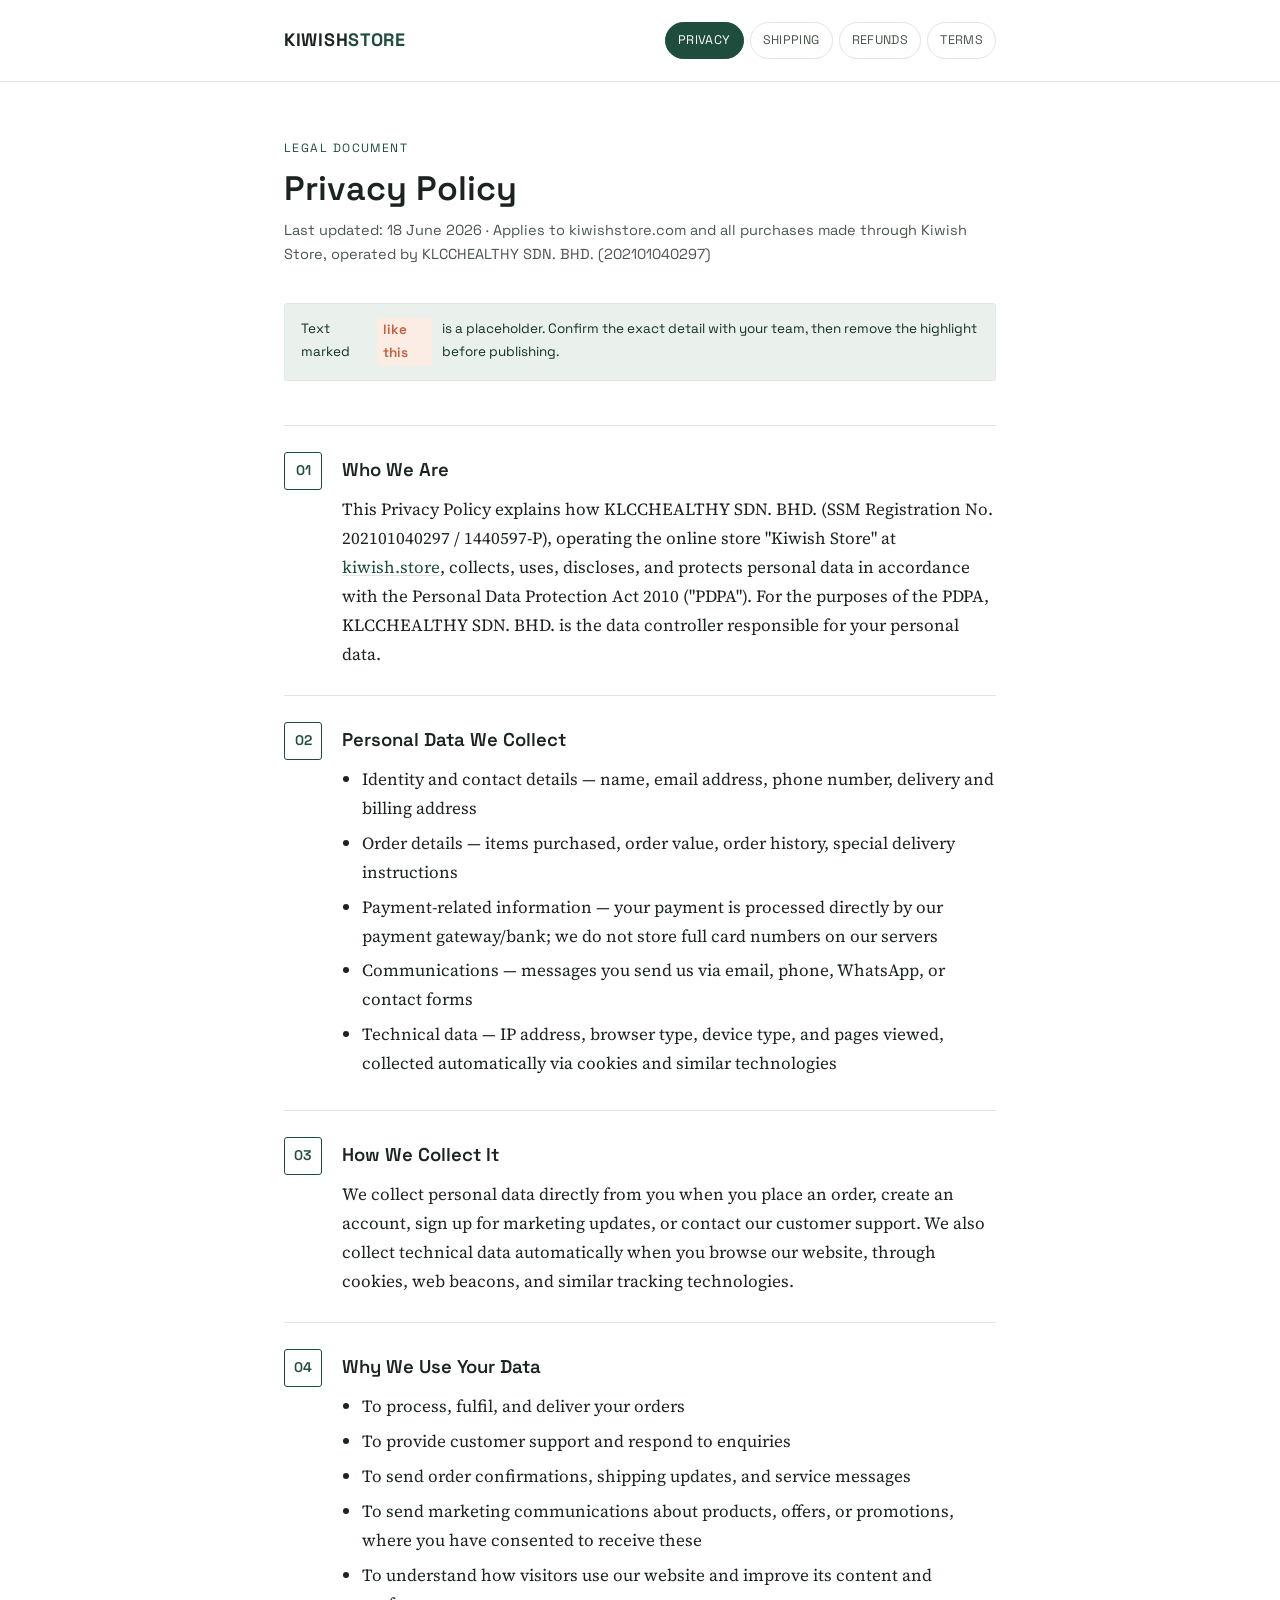
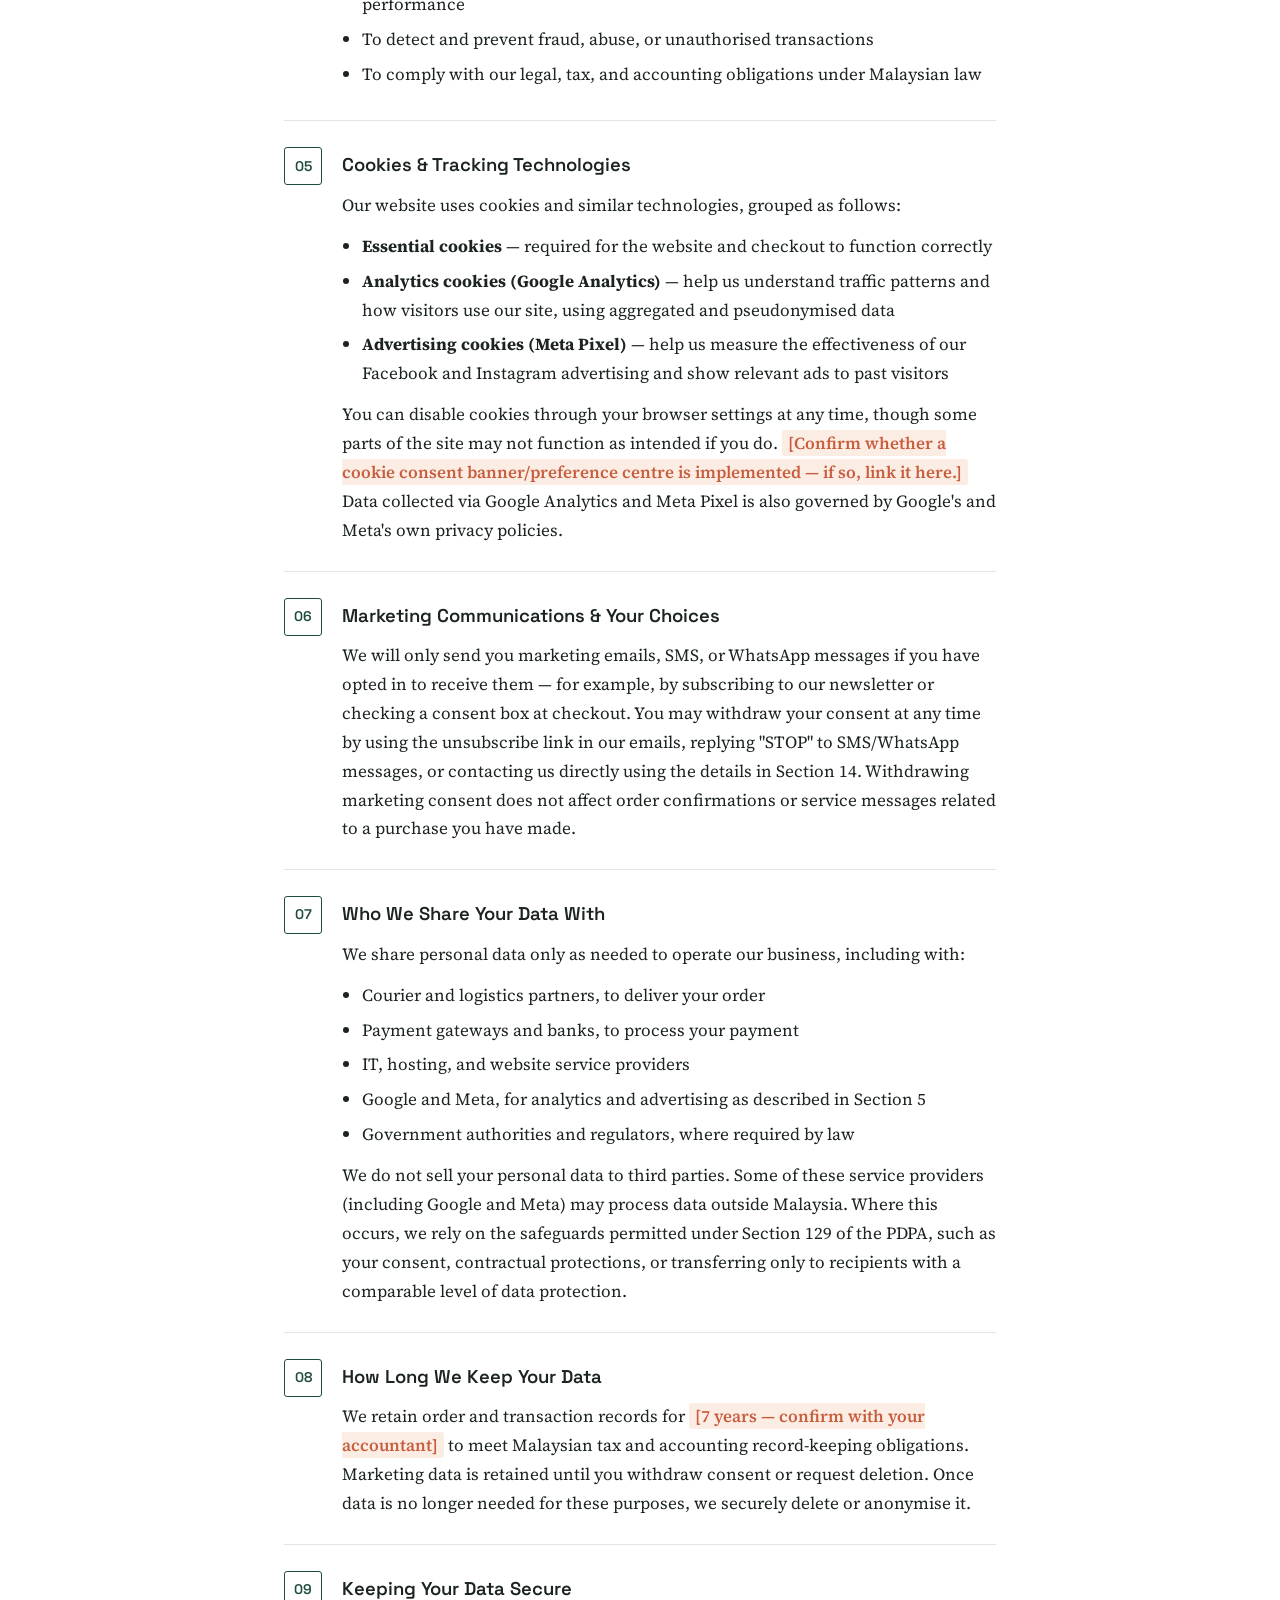
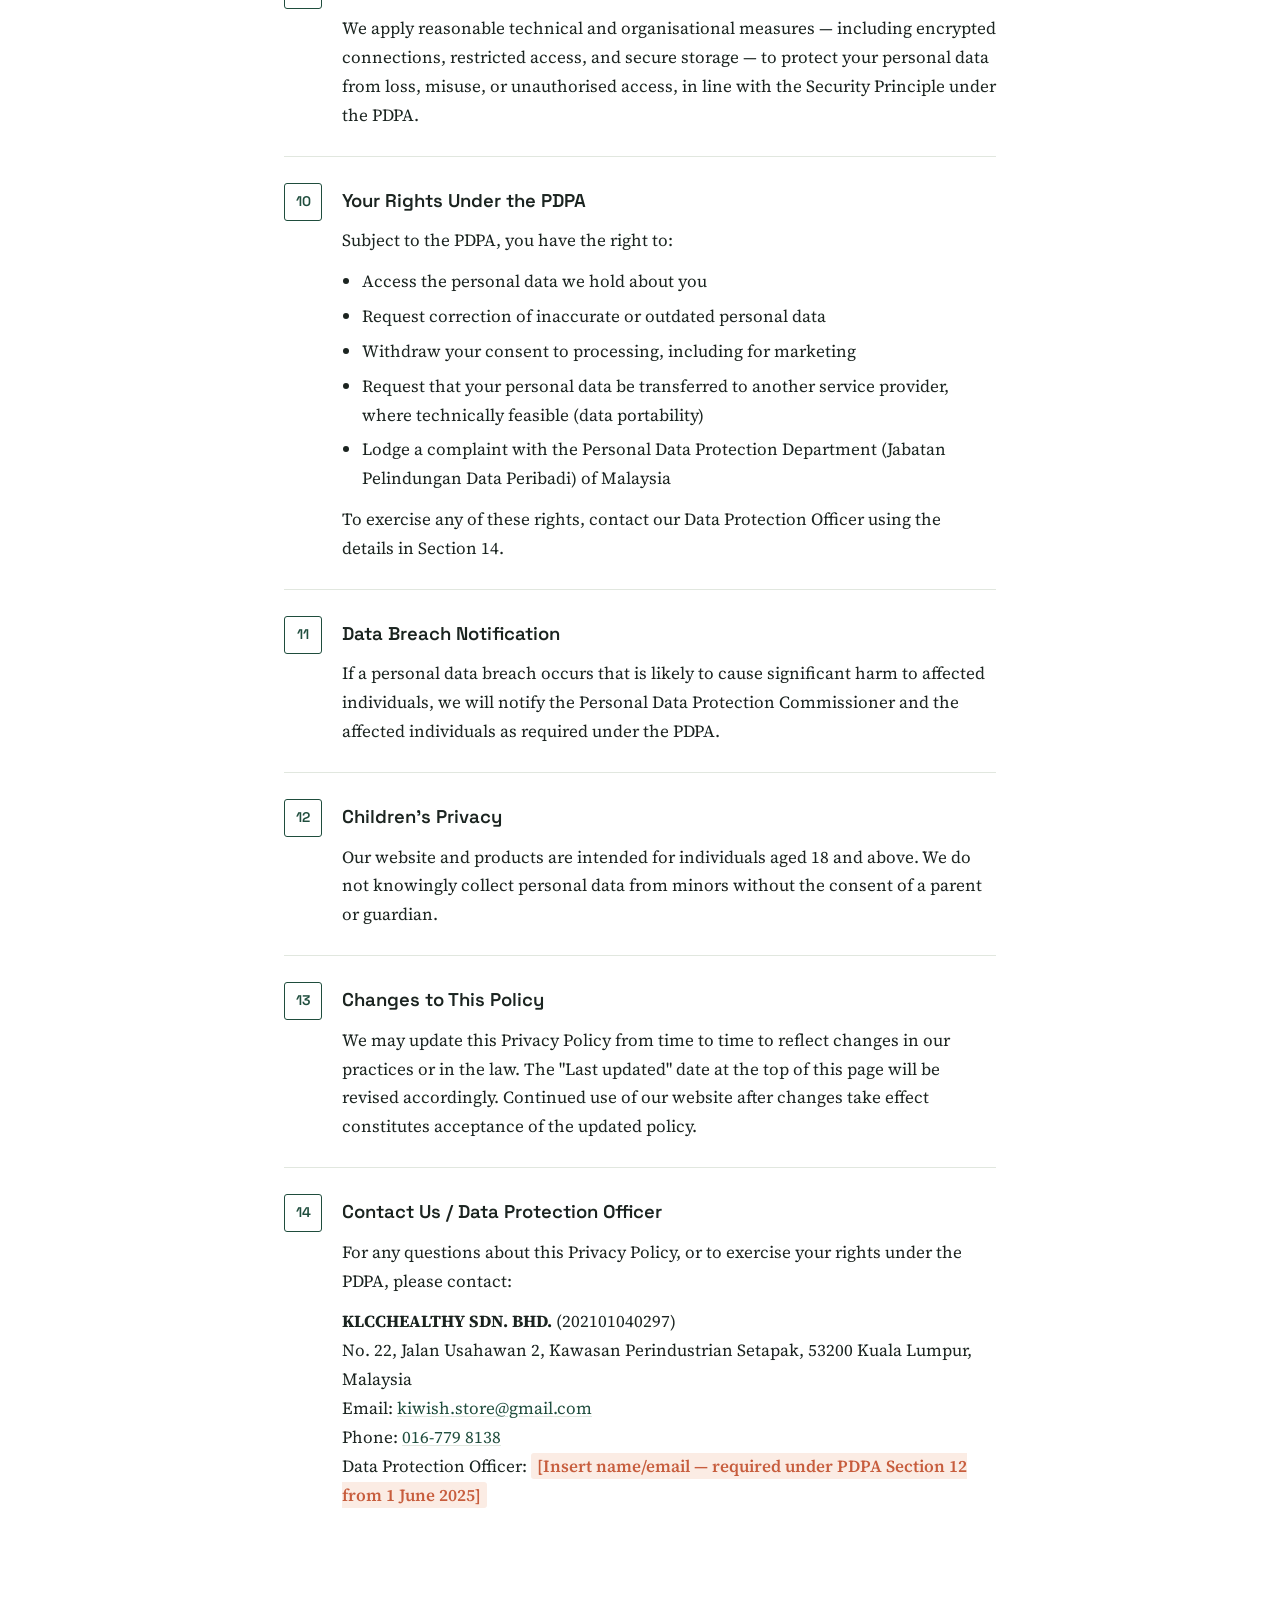
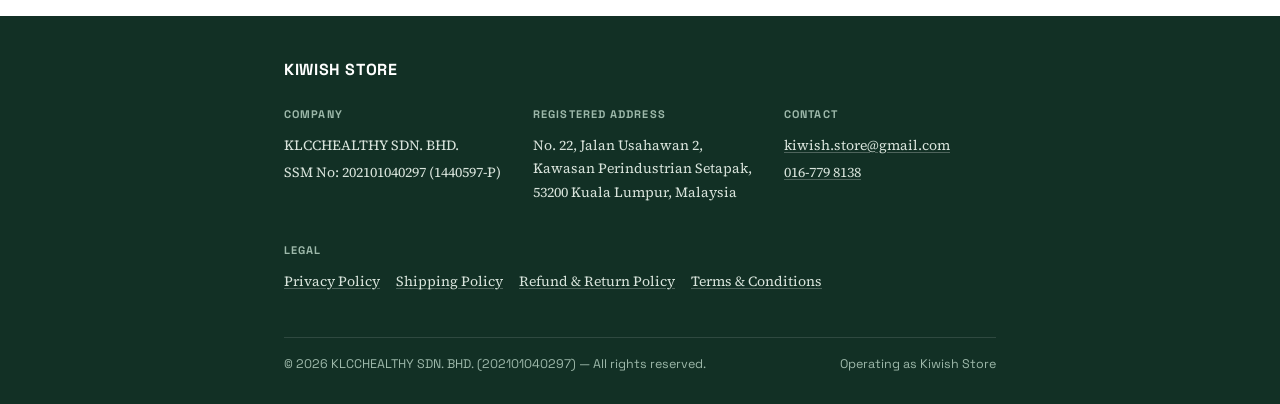
<file: privacy-policy/index.html>
<!DOCTYPE html>
<html lang="en">
<head>
<meta charset="UTF-8">
<meta name="viewport" content="width=device-width, initial-scale=1.0">
<title>Privacy Policy — Kiwish Store</title>
<link rel="stylesheet" href="/legal-styles.css">
</head>
<body>

<header class="site-header">
  <div class="wrap header-inner">
    <a href="https://kiwish.store/" class="wordmark">KIWISH<span>STORE</span></a>
    <nav class="legal-nav">
      <a href="/privacy-policy/" aria-current="page">Privacy</a>
      <a href="/shipping-policy/">Shipping</a>
      <a href="/refund-policy/">Refunds</a>
      <a href="/terms-and-conditions/">Terms</a>
    </nav>
  </div>
</header>

<main class="doc-wrap">
  <div class="wrap">
    <div class="doc-eyebrow">Legal Document</div>
    <h1>Privacy Policy</h1>
    <p class="doc-meta">Last updated: 18 June 2026 &middot; Applies to kiwishstore.com and all purchases made through Kiwish Store, operated by KLCCHEALTHY SDN. BHD. (202101040297)</p>

    <div class="callout">Text marked <span class="flagtext">like this</span> is a placeholder. Confirm the exact detail with your team, then remove the highlight before publishing.</div>

    <div class="clause">
      <div class="clause-number">01</div>
      <div class="clause-body">
        <h2>Who We Are</h2>
        <p>This Privacy Policy explains how KLCCHEALTHY SDN. BHD. (SSM Registration No. 202101040297 / 1440597-P), operating the online store "Kiwish Store" at <a href="https://kiwish.store/">kiwish.store</a>, collects, uses, discloses, and protects personal data in accordance with the Personal Data Protection Act 2010 ("PDPA"). For the purposes of the PDPA, KLCCHEALTHY SDN. BHD. is the data controller responsible for your personal data.</p>
      </div>
    </div>

    <div class="clause">
      <div class="clause-number">02</div>
      <div class="clause-body">
        <h2>Personal Data We Collect</h2>
        <ul>
          <li>Identity and contact details — name, email address, phone number, delivery and billing address</li>
          <li>Order details — items purchased, order value, order history, special delivery instructions</li>
          <li>Payment-related information — your payment is processed directly by our payment gateway/bank; we do not store full card numbers on our servers</li>
          <li>Communications — messages you send us via email, phone, WhatsApp, or contact forms</li>
          <li>Technical data — IP address, browser type, device type, and pages viewed, collected automatically via cookies and similar technologies</li>
        </ul>
      </div>
    </div>

    <div class="clause">
      <div class="clause-number">03</div>
      <div class="clause-body">
        <h2>How We Collect It</h2>
        <p>We collect personal data directly from you when you place an order, create an account, sign up for marketing updates, or contact our customer support. We also collect technical data automatically when you browse our website, through cookies, web beacons, and similar tracking technologies.</p>
      </div>
    </div>

    <div class="clause">
      <div class="clause-number">04</div>
      <div class="clause-body">
        <h2>Why We Use Your Data</h2>
        <ul>
          <li>To process, fulfil, and deliver your orders</li>
          <li>To provide customer support and respond to enquiries</li>
          <li>To send order confirmations, shipping updates, and service messages</li>
          <li>To send marketing communications about products, offers, or promotions, where you have consented to receive these</li>
          <li>To understand how visitors use our website and improve its content and performance</li>
          <li>To detect and prevent fraud, abuse, or unauthorised transactions</li>
          <li>To comply with our legal, tax, and accounting obligations under Malaysian law</li>
        </ul>
      </div>
    </div>

    <div class="clause">
      <div class="clause-number">05</div>
      <div class="clause-body">
        <h2>Cookies &amp; Tracking Technologies</h2>
        <p>Our website uses cookies and similar technologies, grouped as follows:</p>
        <ul>
          <li><strong>Essential cookies</strong> — required for the website and checkout to function correctly</li>
          <li><strong>Analytics cookies (Google Analytics)</strong> — help us understand traffic patterns and how visitors use our site, using aggregated and pseudonymised data</li>
          <li><strong>Advertising cookies (Meta Pixel)</strong> — help us measure the effectiveness of our Facebook and Instagram advertising and show relevant ads to past visitors</li>
        </ul>
        <p>You can disable cookies through your browser settings at any time, though some parts of the site may not function as intended if you do. <span class="flagtext">[Confirm whether a cookie consent banner/preference centre is implemented — if so, link it here.]</span> Data collected via Google Analytics and Meta Pixel is also governed by Google's and Meta's own privacy policies.</p>
      </div>
    </div>

    <div class="clause">
      <div class="clause-number">06</div>
      <div class="clause-body">
        <h2>Marketing Communications &amp; Your Choices</h2>
        <p>We will only send you marketing emails, SMS, or WhatsApp messages if you have opted in to receive them — for example, by subscribing to our newsletter or checking a consent box at checkout. You may withdraw your consent at any time by using the unsubscribe link in our emails, replying "STOP" to SMS/WhatsApp messages, or contacting us directly using the details in Section 14. Withdrawing marketing consent does not affect order confirmations or service messages related to a purchase you have made.</p>
      </div>
    </div>

    <div class="clause">
      <div class="clause-number">07</div>
      <div class="clause-body">
        <h2>Who We Share Your Data With</h2>
        <p>We share personal data only as needed to operate our business, including with:</p>
        <ul>
          <li>Courier and logistics partners, to deliver your order</li>
          <li>Payment gateways and banks, to process your payment</li>
          <li>IT, hosting, and website service providers</li>
          <li>Google and Meta, for analytics and advertising as described in Section 5</li>
          <li>Government authorities and regulators, where required by law</li>
        </ul>
        <p>We do not sell your personal data to third parties. Some of these service providers (including Google and Meta) may process data outside Malaysia. Where this occurs, we rely on the safeguards permitted under Section 129 of the PDPA, such as your consent, contractual protections, or transferring only to recipients with a comparable level of data protection.</p>
      </div>
    </div>

    <div class="clause">
      <div class="clause-number">08</div>
      <div class="clause-body">
        <h2>How Long We Keep Your Data</h2>
        <p>We retain order and transaction records for <span class="flagtext">[7 years — confirm with your accountant]</span> to meet Malaysian tax and accounting record-keeping obligations. Marketing data is retained until you withdraw consent or request deletion. Once data is no longer needed for these purposes, we securely delete or anonymise it.</p>
      </div>
    </div>

    <div class="clause">
      <div class="clause-number">09</div>
      <div class="clause-body">
        <h2>Keeping Your Data Secure</h2>
        <p>We apply reasonable technical and organisational measures — including encrypted connections, restricted access, and secure storage — to protect your personal data from loss, misuse, or unauthorised access, in line with the Security Principle under the PDPA.</p>
      </div>
    </div>

    <div class="clause">
      <div class="clause-number">10</div>
      <div class="clause-body">
        <h2>Your Rights Under the PDPA</h2>
        <p>Subject to the PDPA, you have the right to:</p>
        <ul>
          <li>Access the personal data we hold about you</li>
          <li>Request correction of inaccurate or outdated personal data</li>
          <li>Withdraw your consent to processing, including for marketing</li>
          <li>Request that your personal data be transferred to another service provider, where technically feasible (data portability)</li>
          <li>Lodge a complaint with the Personal Data Protection Department (Jabatan Pelindungan Data Peribadi) of Malaysia</li>
        </ul>
        <p>To exercise any of these rights, contact our Data Protection Officer using the details in Section 14.</p>
      </div>
    </div>

    <div class="clause">
      <div class="clause-number">11</div>
      <div class="clause-body">
        <h2>Data Breach Notification</h2>
        <p>If a personal data breach occurs that is likely to cause significant harm to affected individuals, we will notify the Personal Data Protection Commissioner and the affected individuals as required under the PDPA.</p>
      </div>
    </div>

    <div class="clause">
      <div class="clause-number">12</div>
      <div class="clause-body">
        <h2>Children's Privacy</h2>
        <p>Our website and products are intended for individuals aged 18 and above. We do not knowingly collect personal data from minors without the consent of a parent or guardian.</p>
      </div>
    </div>

    <div class="clause">
      <div class="clause-number">13</div>
      <div class="clause-body">
        <h2>Changes to This Policy</h2>
        <p>We may update this Privacy Policy from time to time to reflect changes in our practices or in the law. The "Last updated" date at the top of this page will be revised accordingly. Continued use of our website after changes take effect constitutes acceptance of the updated policy.</p>
      </div>
    </div>

    <div class="clause">
      <div class="clause-number">14</div>
      <div class="clause-body">
        <h2>Contact Us / Data Protection Officer</h2>
        <p>For any questions about this Privacy Policy, or to exercise your rights under the PDPA, please contact:</p>
        <p>
          <strong>KLCCHEALTHY SDN. BHD.</strong> (202101040297)<br>
          No. 22, Jalan Usahawan 2, Kawasan Perindustrian Setapak, 53200 Kuala Lumpur, Malaysia<br>
          Email: <a href="mailto:kiwish.store@gmail.com">kiwish.store@gmail.com</a><br>
          Phone: <a href="tel:+60167798138">016-779 8138</a><br>
          Data Protection Officer: <span class="flagtext">[Insert name/email — required under PDPA Section 12 from 1 June 2025]</span>
        </p>
      </div>
    </div>

  </div>
</main>

<footer class="site-footer">
  <div class="wrap">
    <div class="footer-brand">KIWISH STORE</div>
    <div class="footer-grid">
      <div class="footer-col">
        <h3>Company</h3>
        <p>KLCCHEALTHY SDN. BHD.</p>
        <p>SSM No: 202101040297 (1440597-P)</p>
      </div>
      <div class="footer-col">
        <h3>Registered Address</h3>
        <p>No. 22, Jalan Usahawan 2,<br>Kawasan Perindustrian Setapak,<br>53200 Kuala Lumpur, Malaysia</p>
      </div>
      <div class="footer-col">
        <h3>Contact</h3>
        <p><a href="mailto:kiwish.store@gmail.com">kiwish.store@gmail.com</a></p>
        <p><a href="tel:+60167798138">016-779 8138</a></p>
      </div>
      <div class="footer-col">
        <h3>Legal</h3>
        <div class="footer-links">
          <a href="/privacy-policy/">Privacy Policy</a>
          <a href="/shipping-policy/">Shipping Policy</a>
          <a href="/refund-policy/">Refund &amp; Return Policy</a>
          <a href="/terms-and-conditions/">Terms &amp; Conditions</a>
        </div>
      </div>
    </div>
    <div class="footer-bottom">
      <span>&copy; 2026 KLCCHEALTHY SDN. BHD. (202101040297) — All rights reserved.</span>
      <span>Operating as Kiwish Store</span>
    </div>
  </div>
</footer>

</body>
</html>
</file>
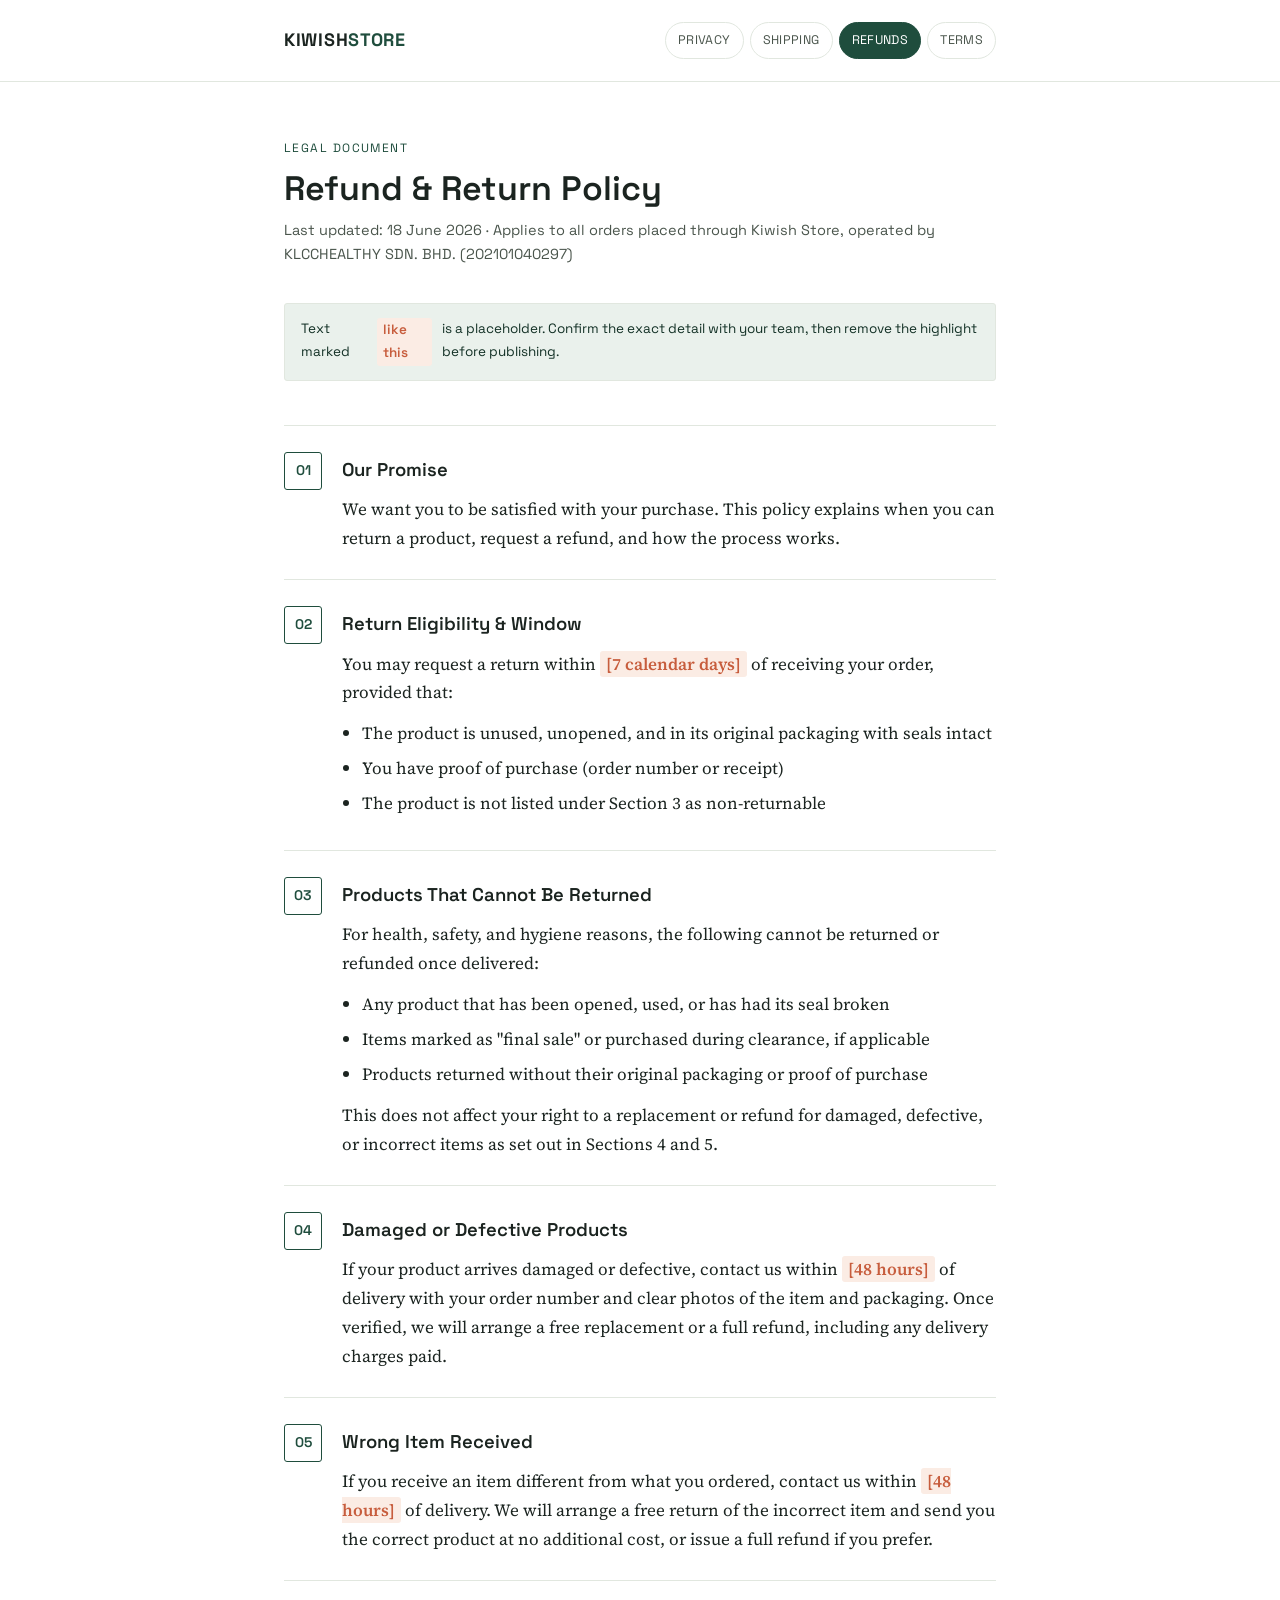
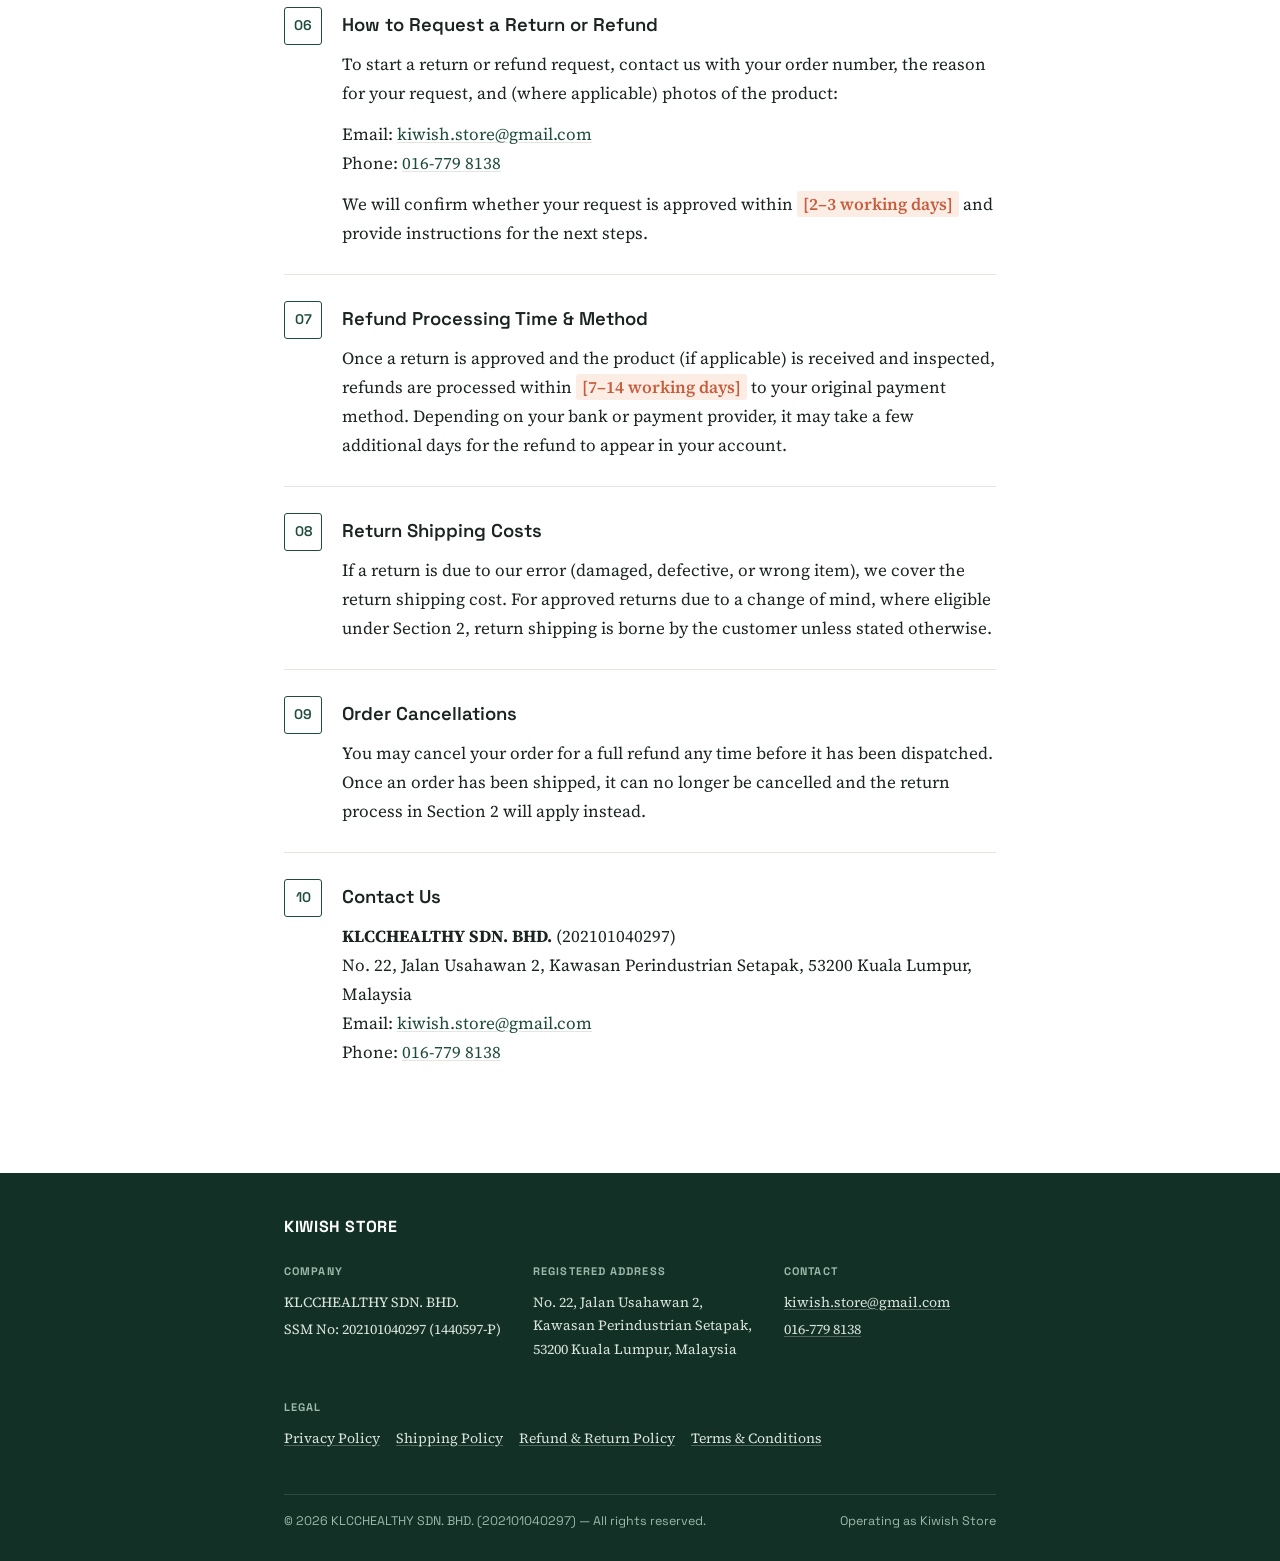
<file: refund-policy/index.html>
<!DOCTYPE html>
<html lang="en">
<head>
<meta charset="UTF-8">
<meta name="viewport" content="width=device-width, initial-scale=1.0">
<title>Refund &amp; Return Policy — Kiwish Store</title>
<link rel="stylesheet" href="/legal-styles.css">
</head>
<body>

<header class="site-header">
  <div class="wrap header-inner">
    <a href="https://kiwish.store/" class="wordmark">KIWISH<span>STORE</span></a>
    <nav class="legal-nav">
      <a href="/privacy-policy/">Privacy</a>
      <a href="/shipping-policy/">Shipping</a>
      <a href="/refund-policy/" aria-current="page">Refunds</a>
      <a href="/terms-and-conditions/">Terms</a>
    </nav>
  </div>
</header>

<main class="doc-wrap">
  <div class="wrap">
    <div class="doc-eyebrow">Legal Document</div>
    <h1>Refund &amp; Return Policy</h1>
    <p class="doc-meta">Last updated: 18 June 2026 &middot; Applies to all orders placed through Kiwish Store, operated by KLCCHEALTHY SDN. BHD. (202101040297)</p>

    <div class="callout">Text marked <span class="flagtext">like this</span> is a placeholder. Confirm the exact detail with your team, then remove the highlight before publishing.</div>

    <div class="clause">
      <div class="clause-number">01</div>
      <div class="clause-body">
        <h2>Our Promise</h2>
        <p>We want you to be satisfied with your purchase. This policy explains when you can return a product, request a refund, and how the process works.</p>
      </div>
    </div>

    <div class="clause">
      <div class="clause-number">02</div>
      <div class="clause-body">
        <h2>Return Eligibility &amp; Window</h2>
        <p>You may request a return within <span class="flagtext">[7 calendar days]</span> of receiving your order, provided that:</p>
        <ul>
          <li>The product is unused, unopened, and in its original packaging with seals intact</li>
          <li>You have proof of purchase (order number or receipt)</li>
          <li>The product is not listed under Section 3 as non-returnable</li>
        </ul>
      </div>
    </div>

    <div class="clause">
      <div class="clause-number">03</div>
      <div class="clause-body">
        <h2>Products That Cannot Be Returned</h2>
        <p>For health, safety, and hygiene reasons, the following cannot be returned or refunded once delivered:</p>
        <ul>
          <li>Any product that has been opened, used, or has had its seal broken</li>
          <li>Items marked as "final sale" or purchased during clearance, if applicable</li>
          <li>Products returned without their original packaging or proof of purchase</li>
        </ul>
        <p>This does not affect your right to a replacement or refund for damaged, defective, or incorrect items as set out in Sections 4 and 5.</p>
      </div>
    </div>

    <div class="clause">
      <div class="clause-number">04</div>
      <div class="clause-body">
        <h2>Damaged or Defective Products</h2>
        <p>If your product arrives damaged or defective, contact us within <span class="flagtext">[48 hours]</span> of delivery with your order number and clear photos of the item and packaging. Once verified, we will arrange a free replacement or a full refund, including any delivery charges paid.</p>
      </div>
    </div>

    <div class="clause">
      <div class="clause-number">05</div>
      <div class="clause-body">
        <h2>Wrong Item Received</h2>
        <p>If you receive an item different from what you ordered, contact us within <span class="flagtext">[48 hours]</span> of delivery. We will arrange a free return of the incorrect item and send you the correct product at no additional cost, or issue a full refund if you prefer.</p>
      </div>
    </div>

    <div class="clause">
      <div class="clause-number">06</div>
      <div class="clause-body">
        <h2>How to Request a Return or Refund</h2>
        <p>To start a return or refund request, contact us with your order number, the reason for your request, and (where applicable) photos of the product:</p>
        <p>
          Email: <a href="mailto:kiwish.store@gmail.com">kiwish.store@gmail.com</a><br>
          Phone: <a href="tel:+60167798138">016-779 8138</a>
        </p>
        <p>We will confirm whether your request is approved within <span class="flagtext">[2–3 working days]</span> and provide instructions for the next steps.</p>
      </div>
    </div>

    <div class="clause">
      <div class="clause-number">07</div>
      <div class="clause-body">
        <h2>Refund Processing Time &amp; Method</h2>
        <p>Once a return is approved and the product (if applicable) is received and inspected, refunds are processed within <span class="flagtext">[7–14 working days]</span> to your original payment method. Depending on your bank or payment provider, it may take a few additional days for the refund to appear in your account.</p>
      </div>
    </div>

    <div class="clause">
      <div class="clause-number">08</div>
      <div class="clause-body">
        <h2>Return Shipping Costs</h2>
        <p>If a return is due to our error (damaged, defective, or wrong item), we cover the return shipping cost. For approved returns due to a change of mind, where eligible under Section 2, return shipping is borne by the customer unless stated otherwise.</p>
      </div>
    </div>

    <div class="clause">
      <div class="clause-number">09</div>
      <div class="clause-body">
        <h2>Order Cancellations</h2>
        <p>You may cancel your order for a full refund any time before it has been dispatched. Once an order has been shipped, it can no longer be cancelled and the return process in Section 2 will apply instead.</p>
      </div>
    </div>

    <div class="clause">
      <div class="clause-number">10</div>
      <div class="clause-body">
        <h2>Contact Us</h2>
        <p>
          <strong>KLCCHEALTHY SDN. BHD.</strong> (202101040297)<br>
          No. 22, Jalan Usahawan 2, Kawasan Perindustrian Setapak, 53200 Kuala Lumpur, Malaysia<br>
          Email: <a href="mailto:kiwish.store@gmail.com">kiwish.store@gmail.com</a><br>
          Phone: <a href="tel:+60167798138">016-779 8138</a>
        </p>
      </div>
    </div>

  </div>
</main>

<footer class="site-footer">
  <div class="wrap">
    <div class="footer-brand">KIWISH STORE</div>
    <div class="footer-grid">
      <div class="footer-col">
        <h3>Company</h3>
        <p>KLCCHEALTHY SDN. BHD.</p>
        <p>SSM No: 202101040297 (1440597-P)</p>
      </div>
      <div class="footer-col">
        <h3>Registered Address</h3>
        <p>No. 22, Jalan Usahawan 2,<br>Kawasan Perindustrian Setapak,<br>53200 Kuala Lumpur, Malaysia</p>
      </div>
      <div class="footer-col">
        <h3>Contact</h3>
        <p><a href="mailto:kiwish.store@gmail.com">kiwish.store@gmail.com</a></p>
        <p><a href="tel:+60167798138">016-779 8138</a></p>
      </div>
      <div class="footer-col">
        <h3>Legal</h3>
        <div class="footer-links">
          <a href="/privacy-policy/">Privacy Policy</a>
          <a href="/shipping-policy/">Shipping Policy</a>
          <a href="/refund-policy/">Refund &amp; Return Policy</a>
          <a href="/terms-and-conditions/">Terms &amp; Conditions</a>
        </div>
      </div>
    </div>
    <div class="footer-bottom">
      <span>&copy; 2026 KLCCHEALTHY SDN. BHD. (202101040297) — All rights reserved.</span>
      <span>Operating as Kiwish Store</span>
    </div>
  </div>
</footer>

</body>
</html>
</file>
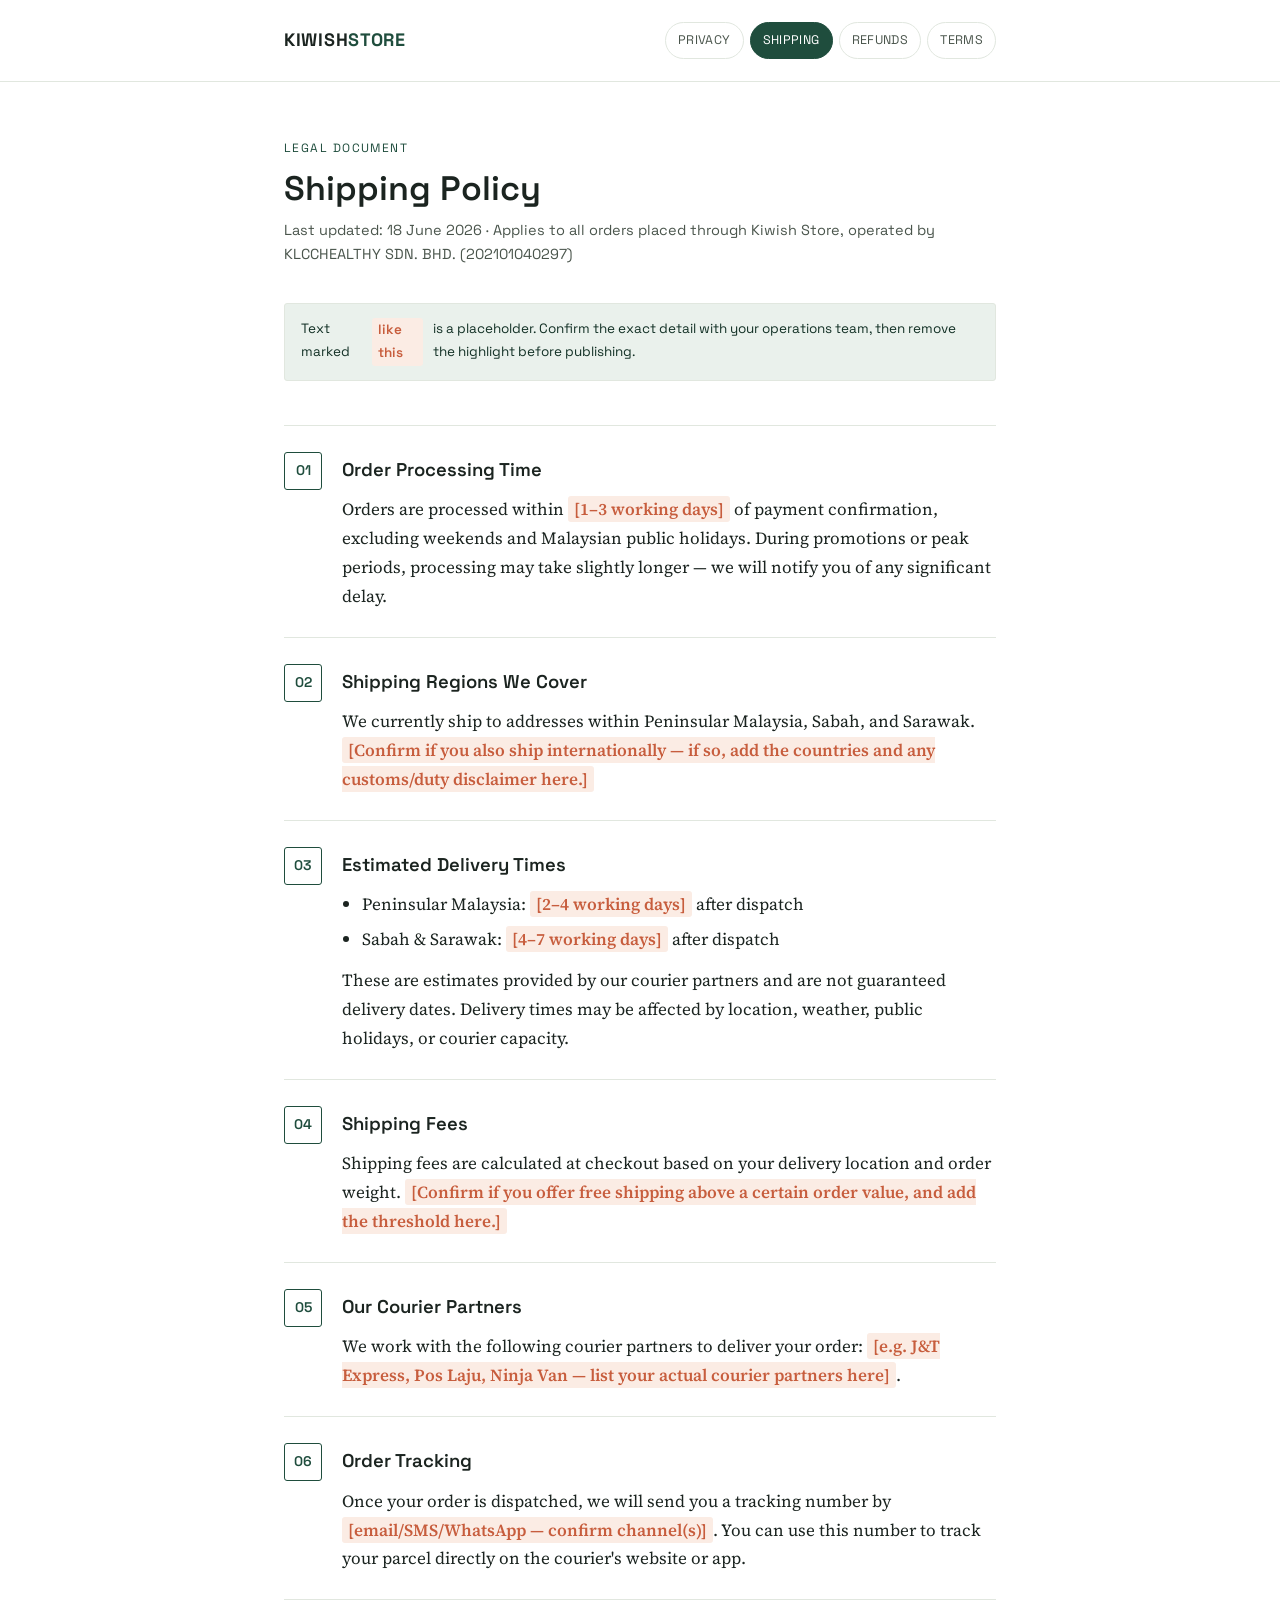
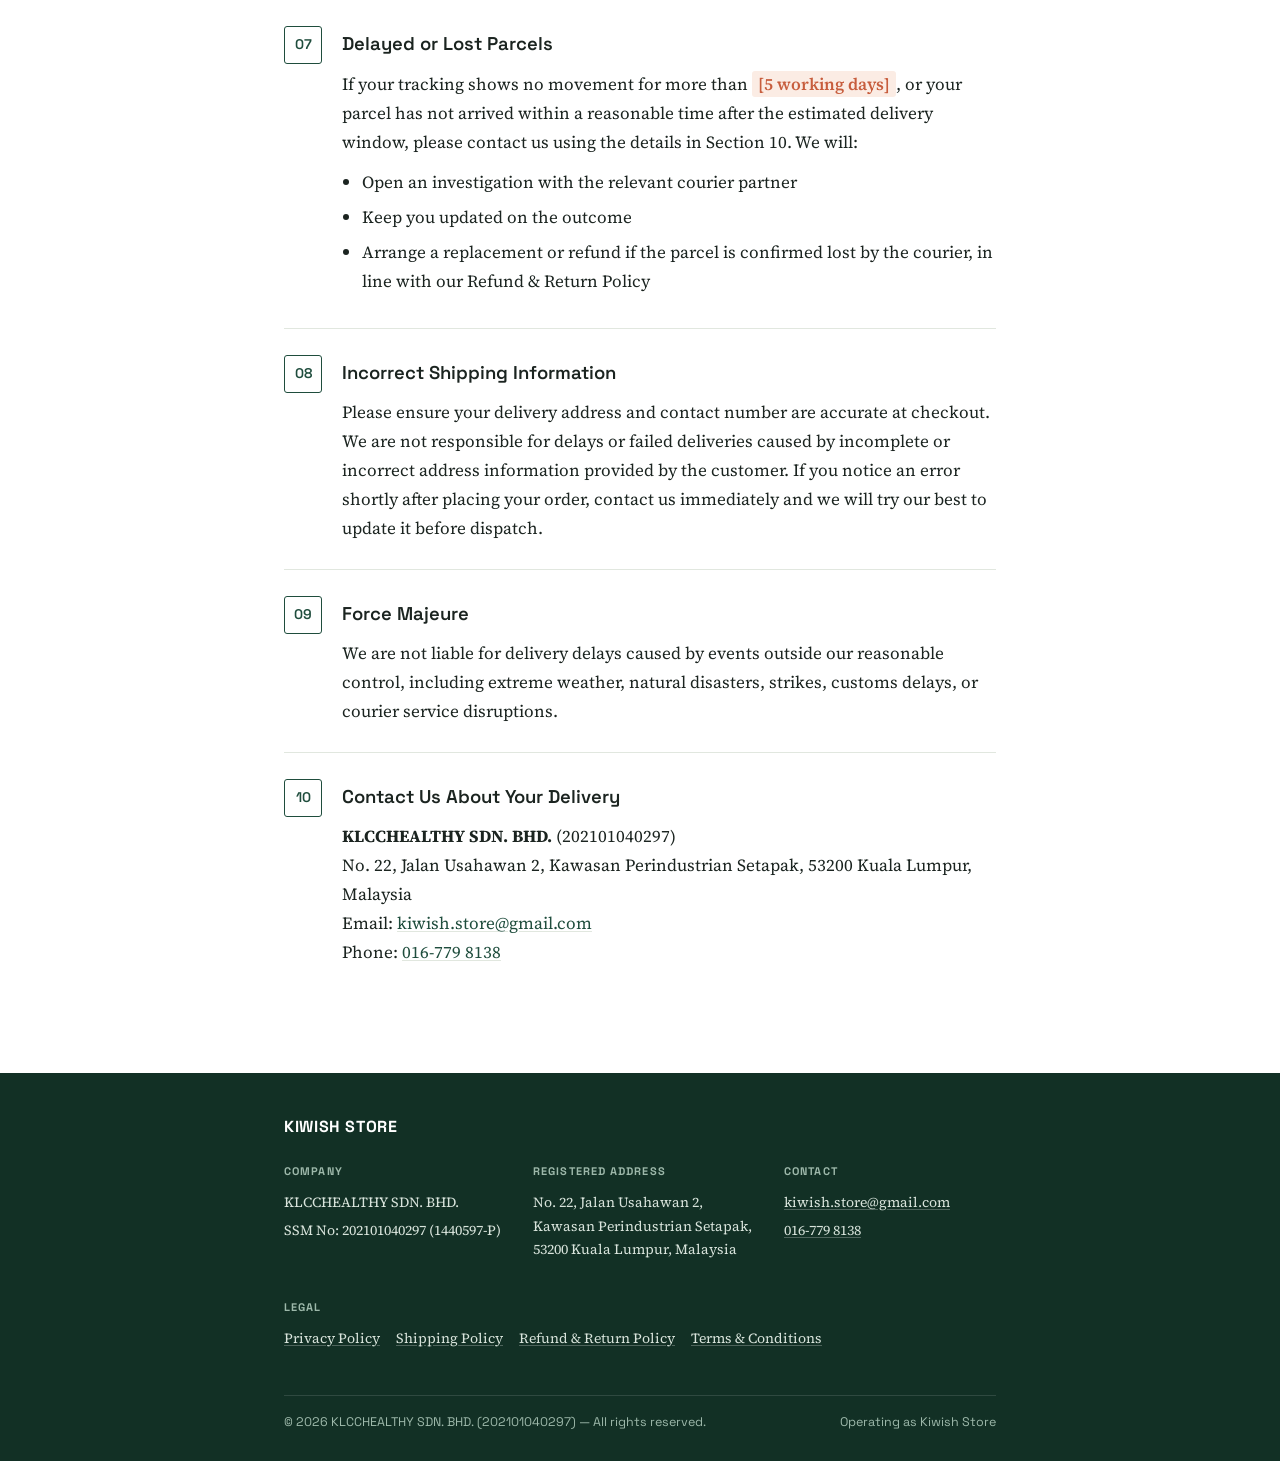
<file: shipping-policy/index.html>
<!DOCTYPE html>
<html lang="en">
<head>
<meta charset="UTF-8">
<meta name="viewport" content="width=device-width, initial-scale=1.0">
<title>Shipping Policy — Kiwish Store</title>
<link rel="stylesheet" href="/legal-styles.css">
</head>
<body>

<header class="site-header">
  <div class="wrap header-inner">
    <a href="https://kiwish.store/" class="wordmark">KIWISH<span>STORE</span></a>
    <nav class="legal-nav">
      <a href="/privacy-policy/">Privacy</a>
      <a href="/shipping-policy/" aria-current="page">Shipping</a>
      <a href="/refund-policy/">Refunds</a>
      <a href="/terms-and-conditions/">Terms</a>
    </nav>
  </div>
</header>

<main class="doc-wrap">
  <div class="wrap">
    <div class="doc-eyebrow">Legal Document</div>
    <h1>Shipping Policy</h1>
    <p class="doc-meta">Last updated: 18 June 2026 &middot; Applies to all orders placed through Kiwish Store, operated by KLCCHEALTHY SDN. BHD. (202101040297)</p>

    <div class="callout">Text marked <span class="flagtext">like this</span> is a placeholder. Confirm the exact detail with your operations team, then remove the highlight before publishing.</div>

    <div class="clause">
      <div class="clause-number">01</div>
      <div class="clause-body">
        <h2>Order Processing Time</h2>
        <p>Orders are processed within <span class="flagtext">[1–3 working days]</span> of payment confirmation, excluding weekends and Malaysian public holidays. During promotions or peak periods, processing may take slightly longer — we will notify you of any significant delay.</p>
      </div>
    </div>

    <div class="clause">
      <div class="clause-number">02</div>
      <div class="clause-body">
        <h2>Shipping Regions We Cover</h2>
        <p>We currently ship to addresses within Peninsular Malaysia, Sabah, and Sarawak. <span class="flagtext">[Confirm if you also ship internationally — if so, add the countries and any customs/duty disclaimer here.]</span></p>
      </div>
    </div>

    <div class="clause">
      <div class="clause-number">03</div>
      <div class="clause-body">
        <h2>Estimated Delivery Times</h2>
        <ul>
          <li>Peninsular Malaysia: <span class="flagtext">[2–4 working days]</span> after dispatch</li>
          <li>Sabah &amp; Sarawak: <span class="flagtext">[4–7 working days]</span> after dispatch</li>
        </ul>
        <p>These are estimates provided by our courier partners and are not guaranteed delivery dates. Delivery times may be affected by location, weather, public holidays, or courier capacity.</p>
      </div>
    </div>

    <div class="clause">
      <div class="clause-number">04</div>
      <div class="clause-body">
        <h2>Shipping Fees</h2>
        <p>Shipping fees are calculated at checkout based on your delivery location and order weight. <span class="flagtext">[Confirm if you offer free shipping above a certain order value, and add the threshold here.]</span></p>
      </div>
    </div>

    <div class="clause">
      <div class="clause-number">05</div>
      <div class="clause-body">
        <h2>Our Courier Partners</h2>
        <p>We work with the following courier partners to deliver your order: <span class="flagtext">[e.g. J&amp;T Express, Pos Laju, Ninja Van — list your actual courier partners here]</span>.</p>
      </div>
    </div>

    <div class="clause">
      <div class="clause-number">06</div>
      <div class="clause-body">
        <h2>Order Tracking</h2>
        <p>Once your order is dispatched, we will send you a tracking number by <span class="flagtext">[email/SMS/WhatsApp — confirm channel(s)]</span>. You can use this number to track your parcel directly on the courier's website or app.</p>
      </div>
    </div>

    <div class="clause">
      <div class="clause-number">07</div>
      <div class="clause-body">
        <h2>Delayed or Lost Parcels</h2>
        <p>If your tracking shows no movement for more than <span class="flagtext">[5 working days]</span>, or your parcel has not arrived within a reasonable time after the estimated delivery window, please contact us using the details in Section 10. We will:</p>
        <ul>
          <li>Open an investigation with the relevant courier partner</li>
          <li>Keep you updated on the outcome</li>
          <li>Arrange a replacement or refund if the parcel is confirmed lost by the courier, in line with our Refund &amp; Return Policy</li>
        </ul>
      </div>
    </div>

    <div class="clause">
      <div class="clause-number">08</div>
      <div class="clause-body">
        <h2>Incorrect Shipping Information</h2>
        <p>Please ensure your delivery address and contact number are accurate at checkout. We are not responsible for delays or failed deliveries caused by incomplete or incorrect address information provided by the customer. If you notice an error shortly after placing your order, contact us immediately and we will try our best to update it before dispatch.</p>
      </div>
    </div>

    <div class="clause">
      <div class="clause-number">09</div>
      <div class="clause-body">
        <h2>Force Majeure</h2>
        <p>We are not liable for delivery delays caused by events outside our reasonable control, including extreme weather, natural disasters, strikes, customs delays, or courier service disruptions.</p>
      </div>
    </div>

    <div class="clause">
      <div class="clause-number">10</div>
      <div class="clause-body">
        <h2>Contact Us About Your Delivery</h2>
        <p>
          <strong>KLCCHEALTHY SDN. BHD.</strong> (202101040297)<br>
          No. 22, Jalan Usahawan 2, Kawasan Perindustrian Setapak, 53200 Kuala Lumpur, Malaysia<br>
          Email: <a href="mailto:kiwish.store@gmail.com">kiwish.store@gmail.com</a><br>
          Phone: <a href="tel:+60167798138">016-779 8138</a>
        </p>
      </div>
    </div>

  </div>
</main>

<footer class="site-footer">
  <div class="wrap">
    <div class="footer-brand">KIWISH STORE</div>
    <div class="footer-grid">
      <div class="footer-col">
        <h3>Company</h3>
        <p>KLCCHEALTHY SDN. BHD.</p>
        <p>SSM No: 202101040297 (1440597-P)</p>
      </div>
      <div class="footer-col">
        <h3>Registered Address</h3>
        <p>No. 22, Jalan Usahawan 2,<br>Kawasan Perindustrian Setapak,<br>53200 Kuala Lumpur, Malaysia</p>
      </div>
      <div class="footer-col">
        <h3>Contact</h3>
        <p><a href="mailto:kiwish.store@gmail.com">kiwish.store@gmail.com</a></p>
        <p><a href="tel:+60167798138">016-779 8138</a></p>
      </div>
      <div class="footer-col">
        <h3>Legal</h3>
        <div class="footer-links">
          <a href="/privacy-policy/">Privacy Policy</a>
          <a href="/shipping-policy/">Shipping Policy</a>
          <a href="/refund-policy/">Refund &amp; Return Policy</a>
          <a href="/terms-and-conditions/">Terms &amp; Conditions</a>
        </div>
      </div>
    </div>
    <div class="footer-bottom">
      <span>&copy; 2026 KLCCHEALTHY SDN. BHD. (202101040297) — All rights reserved.</span>
      <span>Operating as Kiwish Store</span>
    </div>
  </div>
</footer>

</body>
</html>
</file>
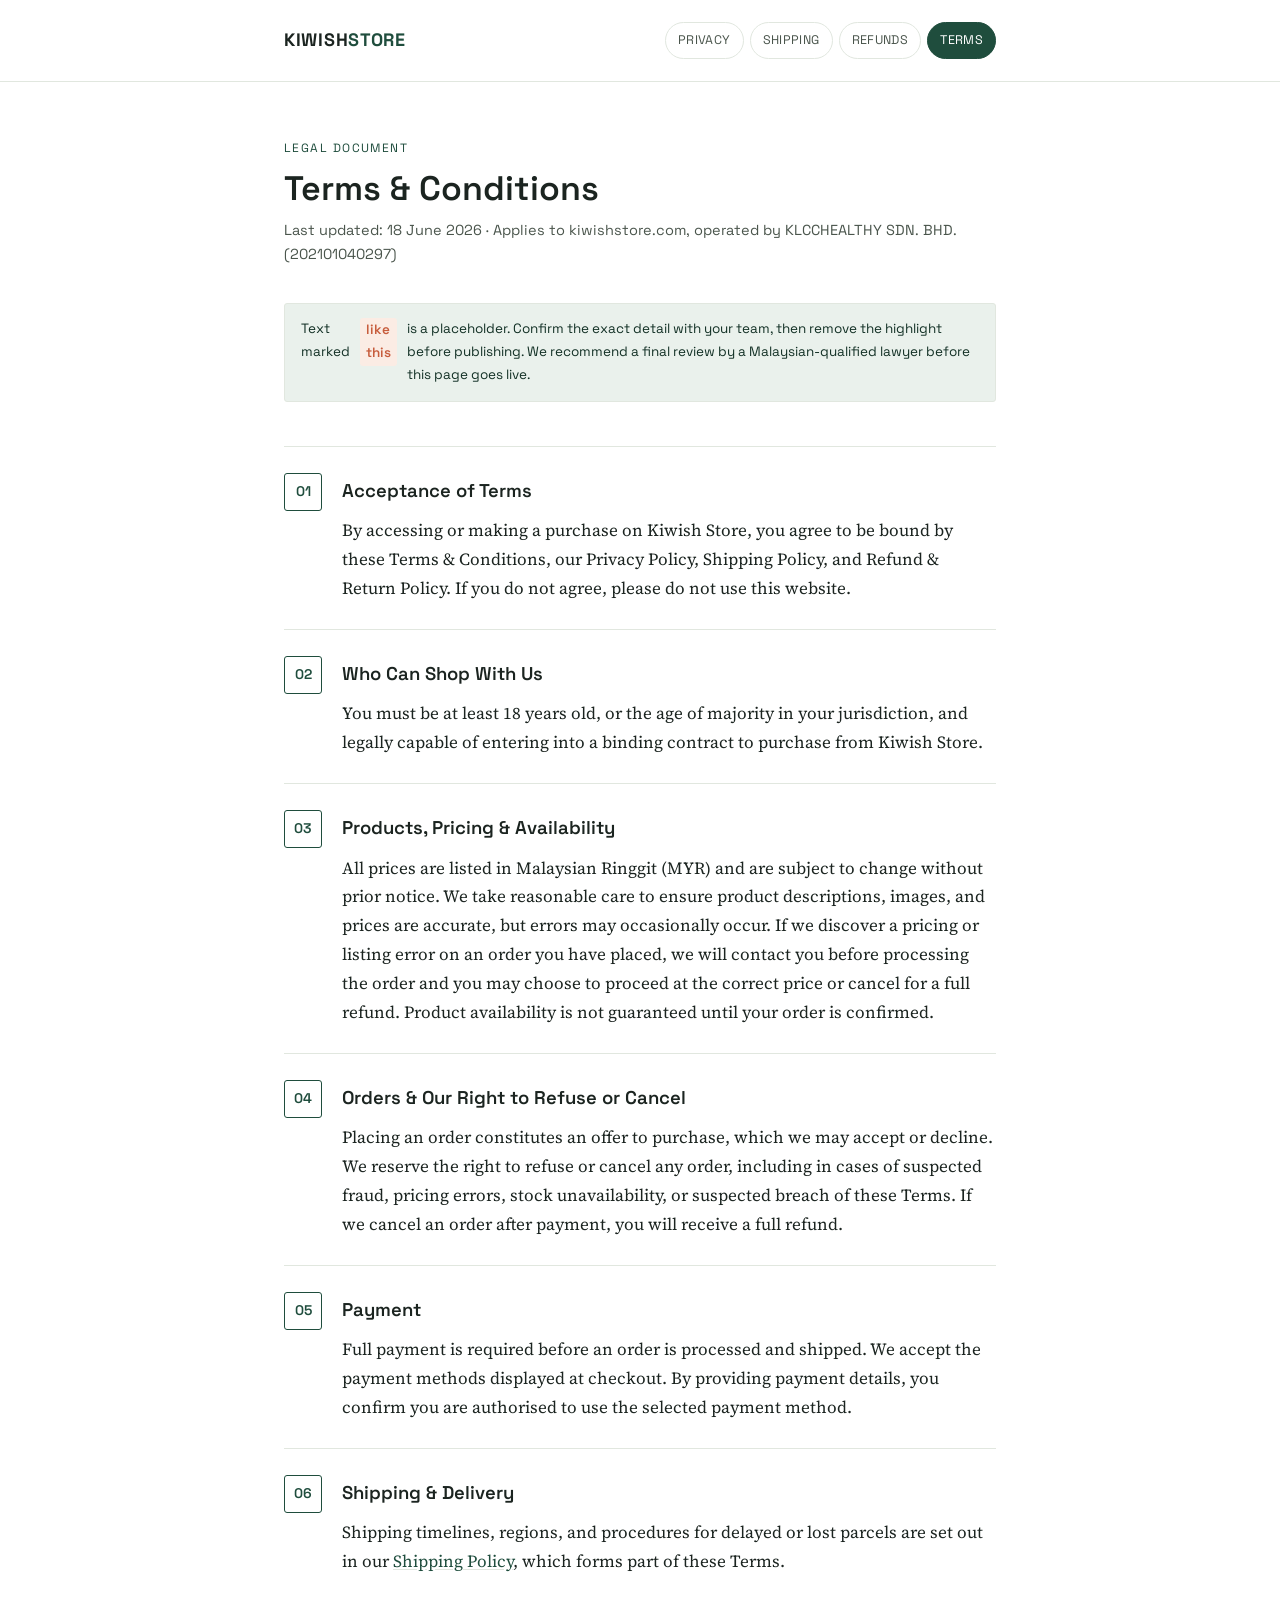
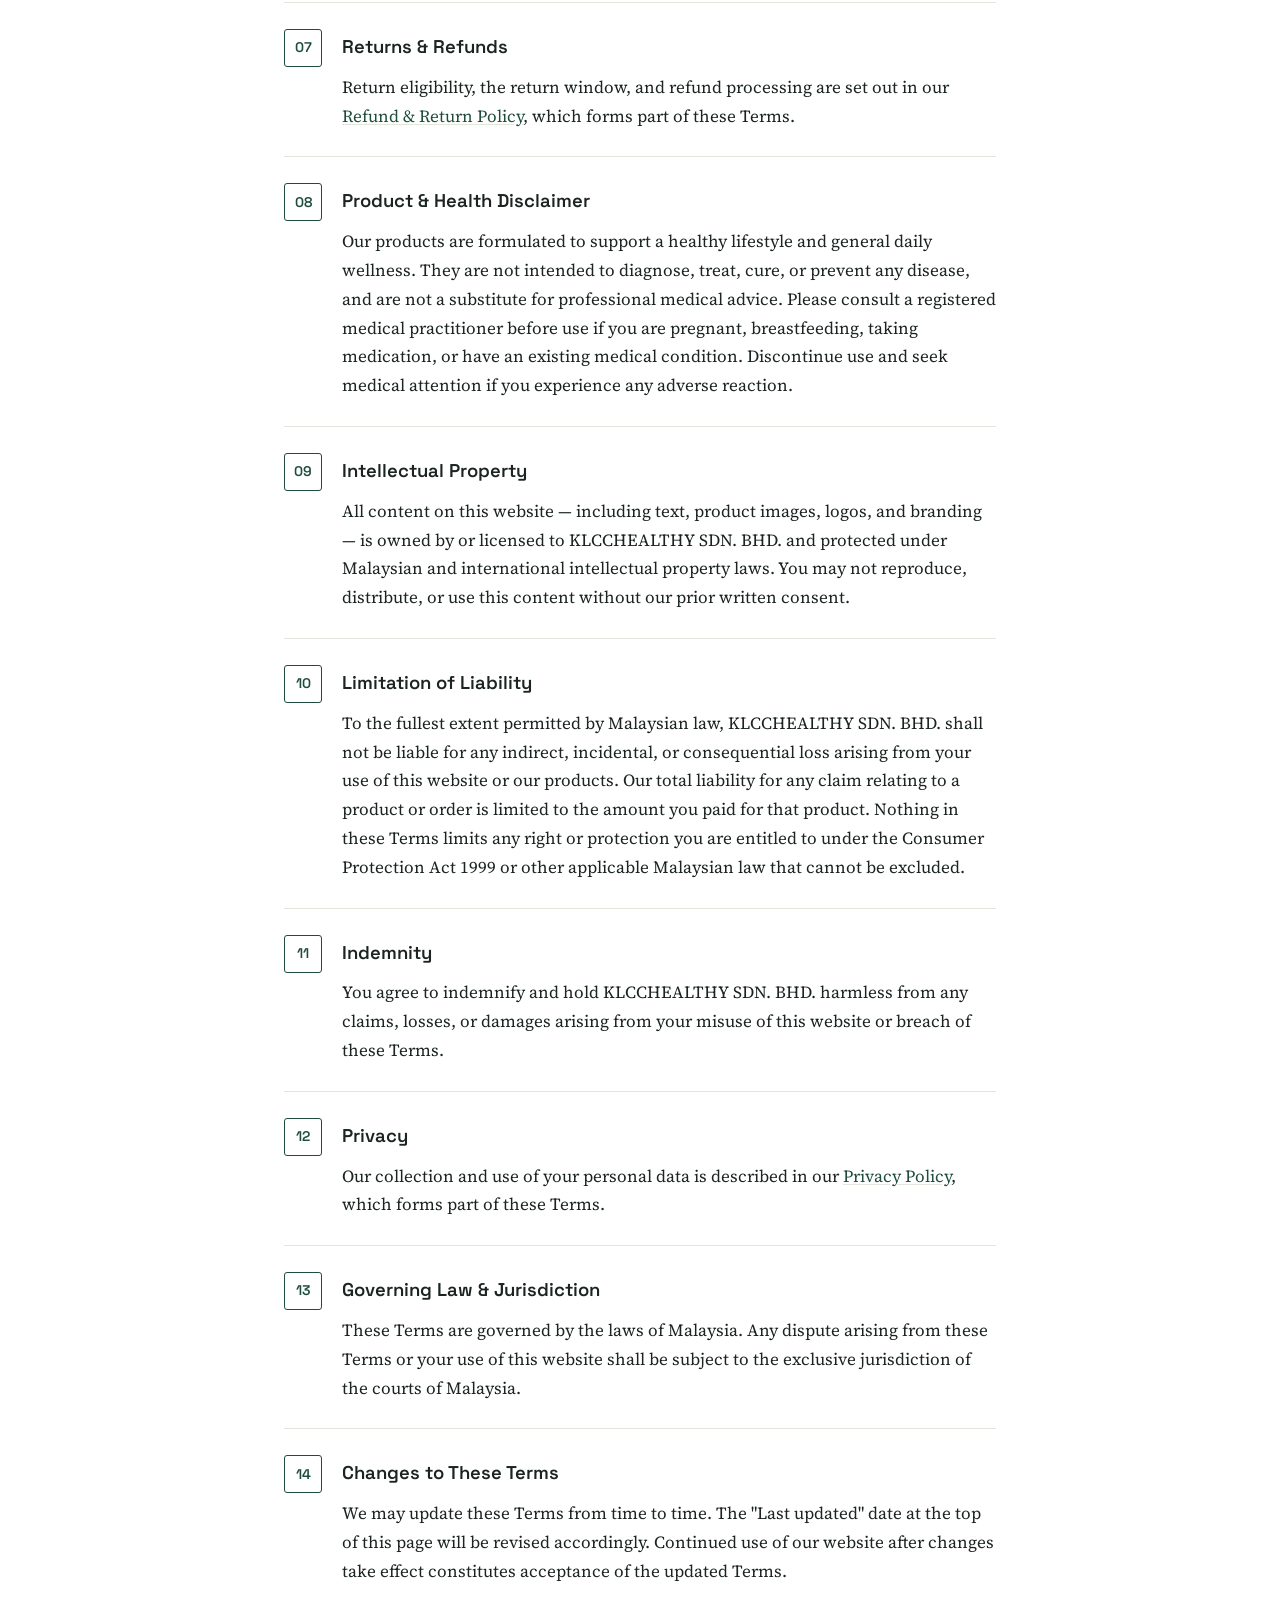
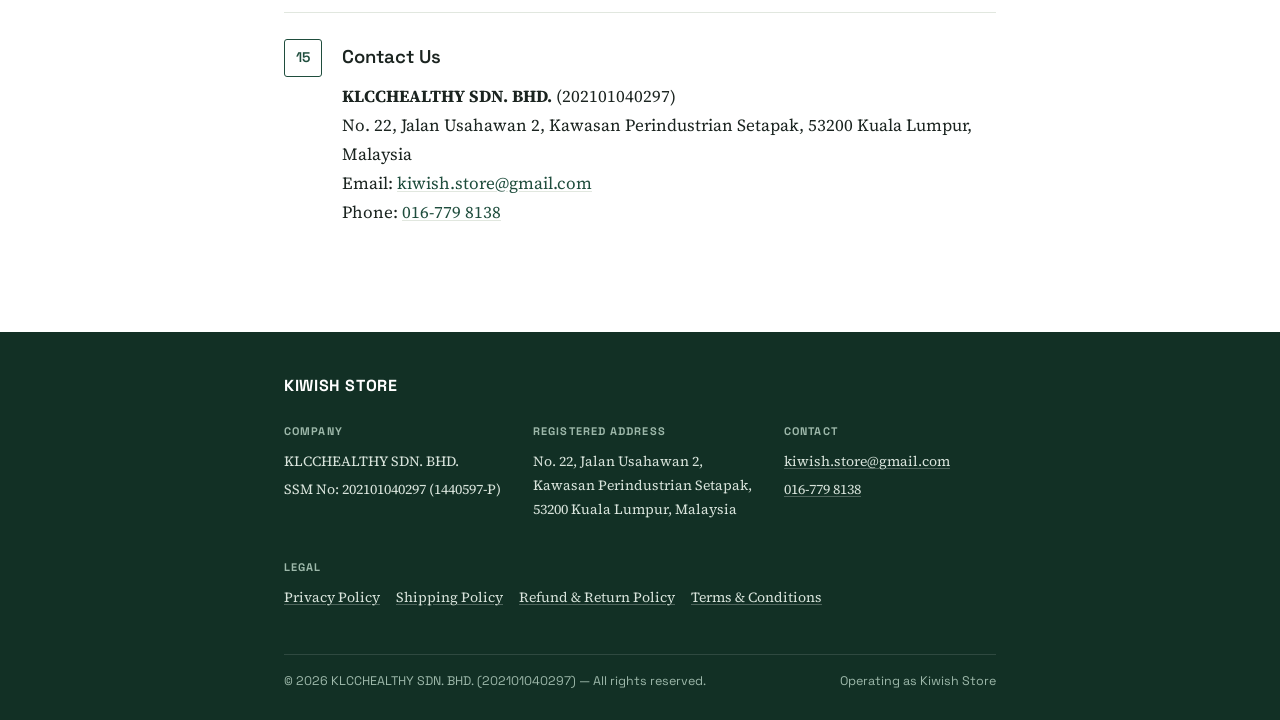
<file: terms-and-conditions/index.html>
<!DOCTYPE html>
<html lang="en">
<head>
<meta charset="UTF-8">
<meta name="viewport" content="width=device-width, initial-scale=1.0">
<title>Terms &amp; Conditions — Kiwish Store</title>
<link rel="stylesheet" href="/legal-styles.css">
</head>
<body>

<header class="site-header">
  <div class="wrap header-inner">
    <a href="https://kiwish.store/" class="wordmark">KIWISH<span>STORE</span></a>
    <nav class="legal-nav">
      <a href="/privacy-policy/">Privacy</a>
      <a href="/shipping-policy/">Shipping</a>
      <a href="/refund-policy/">Refunds</a>
      <a href="/terms-and-conditions/" aria-current="page">Terms</a>
    </nav>
  </div>
</header>

<main class="doc-wrap">
  <div class="wrap">
    <div class="doc-eyebrow">Legal Document</div>
    <h1>Terms &amp; Conditions</h1>
    <p class="doc-meta">Last updated: 18 June 2026 &middot; Applies to kiwishstore.com, operated by KLCCHEALTHY SDN. BHD. (202101040297)</p>

    <div class="callout">Text marked <span class="flagtext">like this</span> is a placeholder. Confirm the exact detail with your team, then remove the highlight before publishing. We recommend a final review by a Malaysian-qualified lawyer before this page goes live.</div>

    <div class="clause">
      <div class="clause-number">01</div>
      <div class="clause-body">
        <h2>Acceptance of Terms</h2>
        <p>By accessing or making a purchase on Kiwish Store, you agree to be bound by these Terms &amp; Conditions, our Privacy Policy, Shipping Policy, and Refund &amp; Return Policy. If you do not agree, please do not use this website.</p>
      </div>
    </div>

    <div class="clause">
      <div class="clause-number">02</div>
      <div class="clause-body">
        <h2>Who Can Shop With Us</h2>
        <p>You must be at least 18 years old, or the age of majority in your jurisdiction, and legally capable of entering into a binding contract to purchase from Kiwish Store.</p>
      </div>
    </div>

    <div class="clause">
      <div class="clause-number">03</div>
      <div class="clause-body">
        <h2>Products, Pricing &amp; Availability</h2>
        <p>All prices are listed in Malaysian Ringgit (MYR) and are subject to change without prior notice. We take reasonable care to ensure product descriptions, images, and prices are accurate, but errors may occasionally occur. If we discover a pricing or listing error on an order you have placed, we will contact you before processing the order and you may choose to proceed at the correct price or cancel for a full refund. Product availability is not guaranteed until your order is confirmed.</p>
      </div>
    </div>

    <div class="clause">
      <div class="clause-number">04</div>
      <div class="clause-body">
        <h2>Orders &amp; Our Right to Refuse or Cancel</h2>
        <p>Placing an order constitutes an offer to purchase, which we may accept or decline. We reserve the right to refuse or cancel any order, including in cases of suspected fraud, pricing errors, stock unavailability, or suspected breach of these Terms. If we cancel an order after payment, you will receive a full refund.</p>
      </div>
    </div>

    <div class="clause">
      <div class="clause-number">05</div>
      <div class="clause-body">
        <h2>Payment</h2>
        <p>Full payment is required before an order is processed and shipped. We accept the payment methods displayed at checkout. By providing payment details, you confirm you are authorised to use the selected payment method.</p>
      </div>
    </div>

    <div class="clause">
      <div class="clause-number">06</div>
      <div class="clause-body">
        <h2>Shipping &amp; Delivery</h2>
        <p>Shipping timelines, regions, and procedures for delayed or lost parcels are set out in our <a href="/shipping-policy/">Shipping Policy</a>, which forms part of these Terms.</p>
      </div>
    </div>

    <div class="clause">
      <div class="clause-number">07</div>
      <div class="clause-body">
        <h2>Returns &amp; Refunds</h2>
        <p>Return eligibility, the return window, and refund processing are set out in our <a href="/refund-policy/">Refund &amp; Return Policy</a>, which forms part of these Terms.</p>
      </div>
    </div>

    <div class="clause">
      <div class="clause-number">08</div>
      <div class="clause-body">
        <h2>Product &amp; Health Disclaimer</h2>
        <p>Our products are formulated to support a healthy lifestyle and general daily wellness. They are not intended to diagnose, treat, cure, or prevent any disease, and are not a substitute for professional medical advice. Please consult a registered medical practitioner before use if you are pregnant, breastfeeding, taking medication, or have an existing medical condition. Discontinue use and seek medical attention if you experience any adverse reaction.</p>
      </div>
    </div>

    <div class="clause">
      <div class="clause-number">09</div>
      <div class="clause-body">
        <h2>Intellectual Property</h2>
        <p>All content on this website — including text, product images, logos, and branding — is owned by or licensed to KLCCHEALTHY SDN. BHD. and protected under Malaysian and international intellectual property laws. You may not reproduce, distribute, or use this content without our prior written consent.</p>
      </div>
    </div>

    <div class="clause">
      <div class="clause-number">10</div>
      <div class="clause-body">
        <h2>Limitation of Liability</h2>
        <p>To the fullest extent permitted by Malaysian law, KLCCHEALTHY SDN. BHD. shall not be liable for any indirect, incidental, or consequential loss arising from your use of this website or our products. Our total liability for any claim relating to a product or order is limited to the amount you paid for that product. Nothing in these Terms limits any right or protection you are entitled to under the Consumer Protection Act 1999 or other applicable Malaysian law that cannot be excluded.</p>
      </div>
    </div>

    <div class="clause">
      <div class="clause-number">11</div>
      <div class="clause-body">
        <h2>Indemnity</h2>
        <p>You agree to indemnify and hold KLCCHEALTHY SDN. BHD. harmless from any claims, losses, or damages arising from your misuse of this website or breach of these Terms.</p>
      </div>
    </div>

    <div class="clause">
      <div class="clause-number">12</div>
      <div class="clause-body">
        <h2>Privacy</h2>
        <p>Our collection and use of your personal data is described in our <a href="/privacy-policy/">Privacy Policy</a>, which forms part of these Terms.</p>
      </div>
    </div>

    <div class="clause">
      <div class="clause-number">13</div>
      <div class="clause-body">
        <h2>Governing Law &amp; Jurisdiction</h2>
        <p>These Terms are governed by the laws of Malaysia. Any dispute arising from these Terms or your use of this website shall be subject to the exclusive jurisdiction of the courts of Malaysia.</p>
      </div>
    </div>

    <div class="clause">
      <div class="clause-number">14</div>
      <div class="clause-body">
        <h2>Changes to These Terms</h2>
        <p>We may update these Terms from time to time. The "Last updated" date at the top of this page will be revised accordingly. Continued use of our website after changes take effect constitutes acceptance of the updated Terms.</p>
      </div>
    </div>

    <div class="clause">
      <div class="clause-number">15</div>
      <div class="clause-body">
        <h2>Contact Us</h2>
        <p>
          <strong>KLCCHEALTHY SDN. BHD.</strong> (202101040297)<br>
          No. 22, Jalan Usahawan 2, Kawasan Perindustrian Setapak, 53200 Kuala Lumpur, Malaysia<br>
          Email: <a href="mailto:kiwish.store@gmail.com">kiwish.store@gmail.com</a><br>
          Phone: <a href="tel:+60167798138">016-779 8138</a>
        </p>
      </div>
    </div>

  </div>
</main>

<footer class="site-footer">
  <div class="wrap">
    <div class="footer-brand">KIWISH STORE</div>
    <div class="footer-grid">
      <div class="footer-col">
        <h3>Company</h3>
        <p>KLCCHEALTHY SDN. BHD.</p>
        <p>SSM No: 202101040297 (1440597-P)</p>
      </div>
      <div class="footer-col">
        <h3>Registered Address</h3>
        <p>No. 22, Jalan Usahawan 2,<br>Kawasan Perindustrian Setapak,<br>53200 Kuala Lumpur, Malaysia</p>
      </div>
      <div class="footer-col">
        <h3>Contact</h3>
        <p><a href="mailto:kiwish.store@gmail.com">kiwish.store@gmail.com</a></p>
        <p><a href="tel:+60167798138">016-779 8138</a></p>
      </div>
      <div class="footer-col">
        <h3>Legal</h3>
        <div class="footer-links">
          <a href="/privacy-policy/">Privacy Policy</a>
          <a href="/shipping-policy/">Shipping Policy</a>
          <a href="/refund-policy/">Refund &amp; Return Policy</a>
          <a href="/terms-and-conditions/">Terms &amp; Conditions</a>
        </div>
      </div>
    </div>
    <div class="footer-bottom">
      <span>&copy; 2026 KLCCHEALTHY SDN. BHD. (202101040297) — All rights reserved.</span>
      <span>Operating as Kiwish Store</span>
    </div>
  </div>
</footer>

</body>
</html>
</file>
<file: legal-styles.css>
/* Kiwish Store — Legal Document System
   Shared stylesheet for Privacy Policy, Shipping Policy,
   Refund & Return Policy, and Terms & Conditions. */

@import url('https://fonts.googleapis.com/css2?family=Space+Grotesk:wght@500;600;700&family=Source+Serif+4:opsz@8..60,wght@400;500;600&display=swap');

:root {
  --bg: #ffffff;
  --bg-soft: #f6f8f5;
  --ink: #1b2420;
  --ink-soft: #4a554c;
  --green: #1f4d3d;
  --green-dark: #123025;
  --green-pale: #eaf1ec;
  --line: #e1e7df;
  --flag: #c75d3d;
  --flag-bg: #fbece4;
  --radius: 3px;
}

* { box-sizing: border-box; }
html { scroll-behavior: smooth; }
body {
  margin: 0;
  background: var(--bg);
  color: var(--ink);
  font-family: 'Source Serif 4', Georgia, 'Times New Roman', serif;
  font-size: 17px;
  line-height: 1.7;
  -webkit-font-smoothing: antialiased;
}
.wrap { max-width: 760px; margin: 0 auto; padding: 0 24px; }

a { color: var(--green); text-decoration: underline; text-decoration-color: var(--line); text-underline-offset: 2px; }
a:hover { text-decoration-color: var(--green); }
a:focus-visible, button:focus-visible { outline: 2px solid var(--green); outline-offset: 3px; }

/* Header */
.site-header { border-bottom: 1px solid var(--line); padding: 22px 0; }
.header-inner { display: flex; align-items: center; justify-content: space-between; flex-wrap: wrap; gap: 14px; }
.wordmark { font-family: 'Space Grotesk', sans-serif; font-weight: 700; font-size: 18px; letter-spacing: 0.04em; color: var(--ink); text-decoration: none; }
.wordmark span { color: var(--green); }
.legal-nav { display: flex; gap: 6px; flex-wrap: wrap; }
.legal-nav a { font-family: 'Space Grotesk', sans-serif; font-size: 12.5px; letter-spacing: 0.03em; text-transform: uppercase; text-decoration: none; padding: 7px 12px; border: 1px solid var(--line); border-radius: 999px; color: var(--ink-soft); }
.legal-nav a:hover, .legal-nav a[aria-current="page"] { color: #fff; background: var(--green); border-color: var(--green); }

/* Document */
.doc-wrap { padding: 56px 0 80px; }
.doc-eyebrow { font-family: 'Space Grotesk', sans-serif; font-size: 12px; letter-spacing: 0.12em; text-transform: uppercase; color: var(--green); margin-bottom: 10px; }
h1 { font-family: 'Space Grotesk', sans-serif; font-weight: 600; font-size: 34px; line-height: 1.15; margin: 0 0 10px; color: var(--ink); }
.doc-meta { color: var(--ink-soft); font-size: 14.5px; margin: 0 0 36px; font-family: 'Space Grotesk', sans-serif; }

.callout { display: flex; gap: 10px; align-items: flex-start; background: var(--green-pale); border: 1px solid var(--line); border-radius: var(--radius); padding: 14px 16px; font-family: 'Space Grotesk', sans-serif; font-size: 13.5px; color: var(--green-dark); margin-bottom: 44px; }

.clause { display: flex; gap: 20px; padding: 26px 0; border-top: 1px solid var(--line); }
.clause:first-of-type { border-top: none; }
.clause-number { flex: none; width: 38px; height: 38px; border: 1.5px solid var(--green); border-radius: var(--radius); display: flex; align-items: center; justify-content: center; font-family: 'Space Grotesk', sans-serif; font-weight: 600; font-size: 14px; color: var(--green); }
.clause-body { flex: 1; min-width: 0; }
.clause-body h2 { font-family: 'Space Grotesk', sans-serif; font-weight: 600; font-size: 18.5px; margin: 2px 0 10px; color: var(--ink); }
.clause-body p { margin: 0 0 12px; color: var(--ink); }
.clause-body ul { margin: 0 0 12px; padding-left: 20px; }
.clause-body li { margin-bottom: 6px; }
.clause-body p:last-child, .clause-body ul:last-child { margin-bottom: 0; }

.flagtext { background: var(--flag-bg); color: var(--flag); padding: 1px 6px; border-radius: var(--radius); font-weight: 600; font-style: normal; }

/* Footer */
.site-footer { background: var(--green-dark); color: #e7ede9; padding: 40px 0 28px; }
.site-footer .wrap { display: grid; gap: 22px; }
.footer-brand { font-family: 'Space Grotesk', sans-serif; font-weight: 700; letter-spacing: 0.04em; color: #fff; font-size: 16px; }
.footer-grid { display: flex; flex-wrap: wrap; gap: 32px; font-size: 14px; }
.footer-col h3 { font-family: 'Space Grotesk', sans-serif; font-size: 11px; letter-spacing: 0.1em; text-transform: uppercase; color: #9db8aa; margin: 0 0 10px; }
.footer-col p, .footer-col a { color: #d9e4dc; margin: 0 0 4px; text-decoration: none; }
.footer-col a { text-decoration: underline; text-decoration-color: rgba(255,255,255,0.25); }
.footer-links { display: flex; gap: 16px; flex-wrap: wrap; }
.footer-bottom { border-top: 1px solid rgba(255,255,255,0.12); margin-top: 18px; padding-top: 16px; font-size: 12.5px; color: #9db8aa; font-family: 'Space Grotesk', sans-serif; display: flex; justify-content: space-between; flex-wrap: wrap; gap: 8px; }

@media (max-width: 640px) {
  h1 { font-size: 27px; }
  .clause { gap: 14px; }
  .clause-number { width: 32px; height: 32px; font-size: 12.5px; }
  .footer-bottom { flex-direction: column; }
}
</file>
